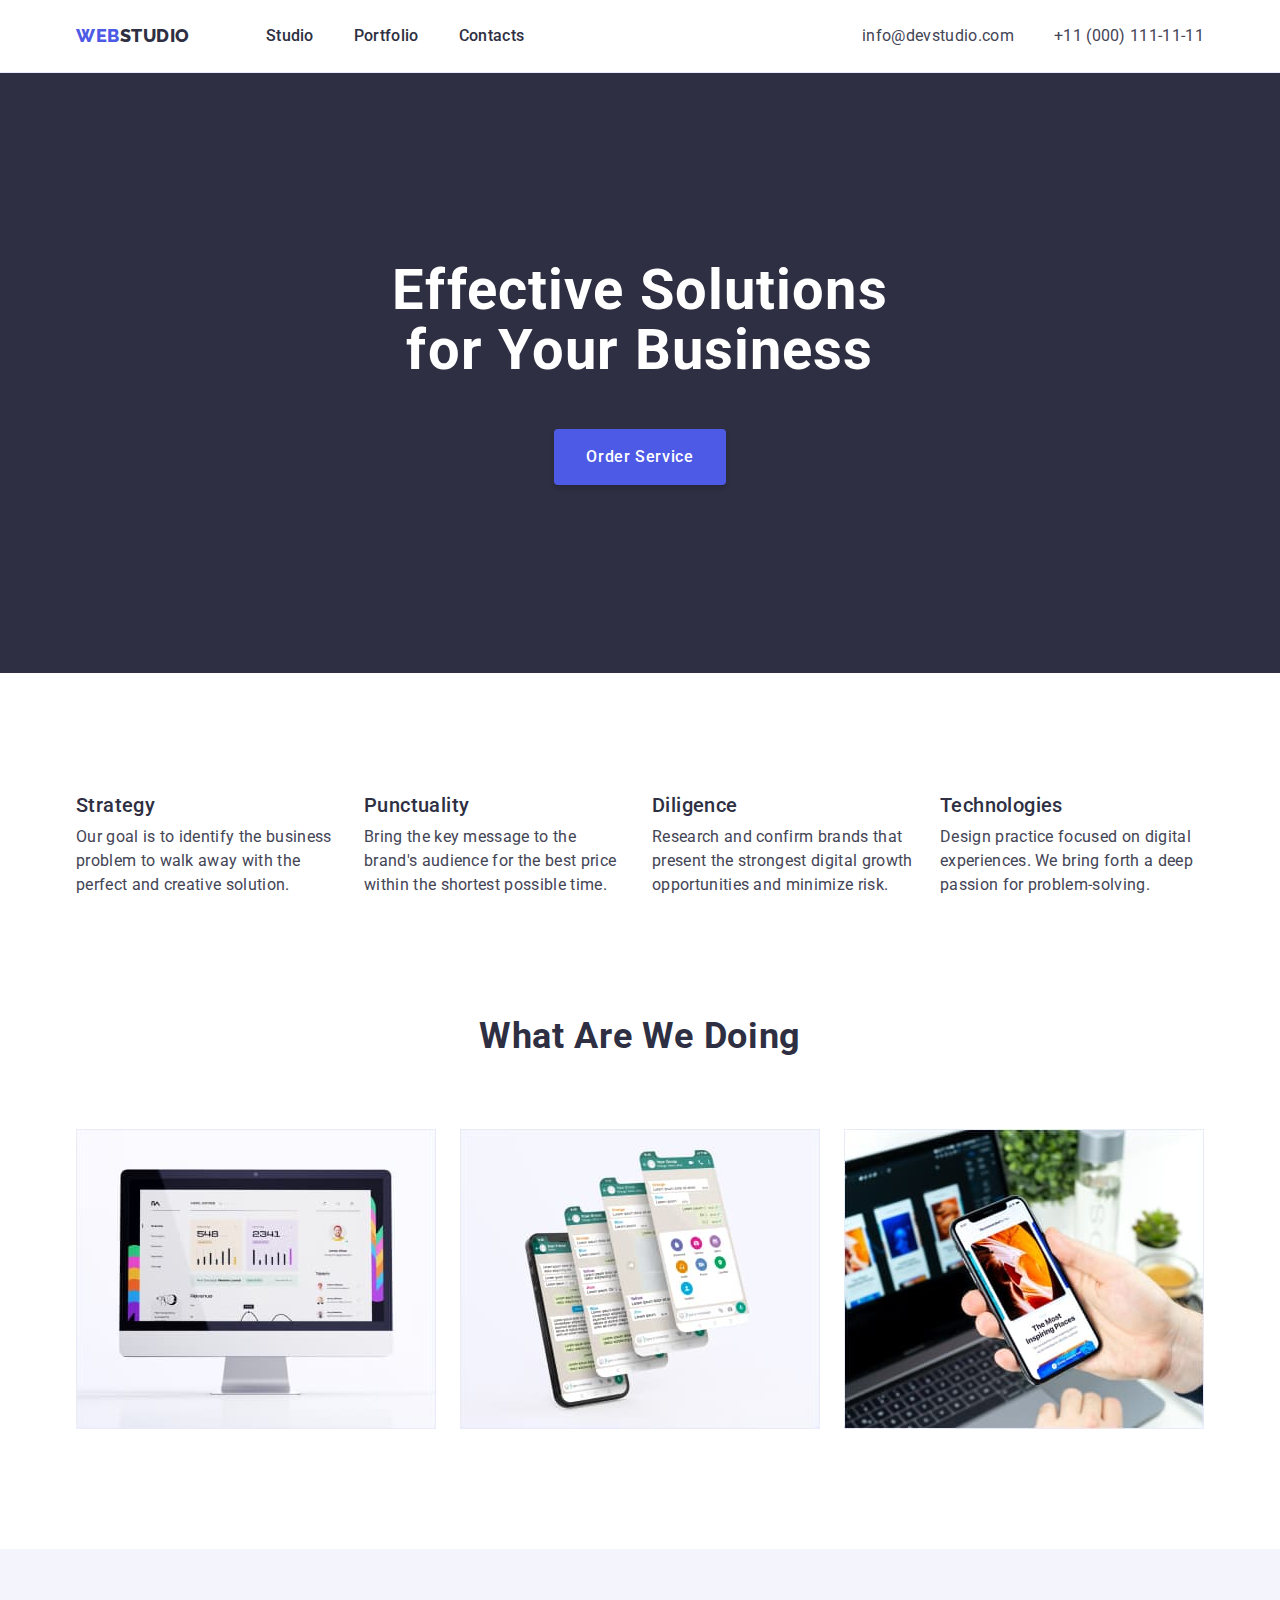
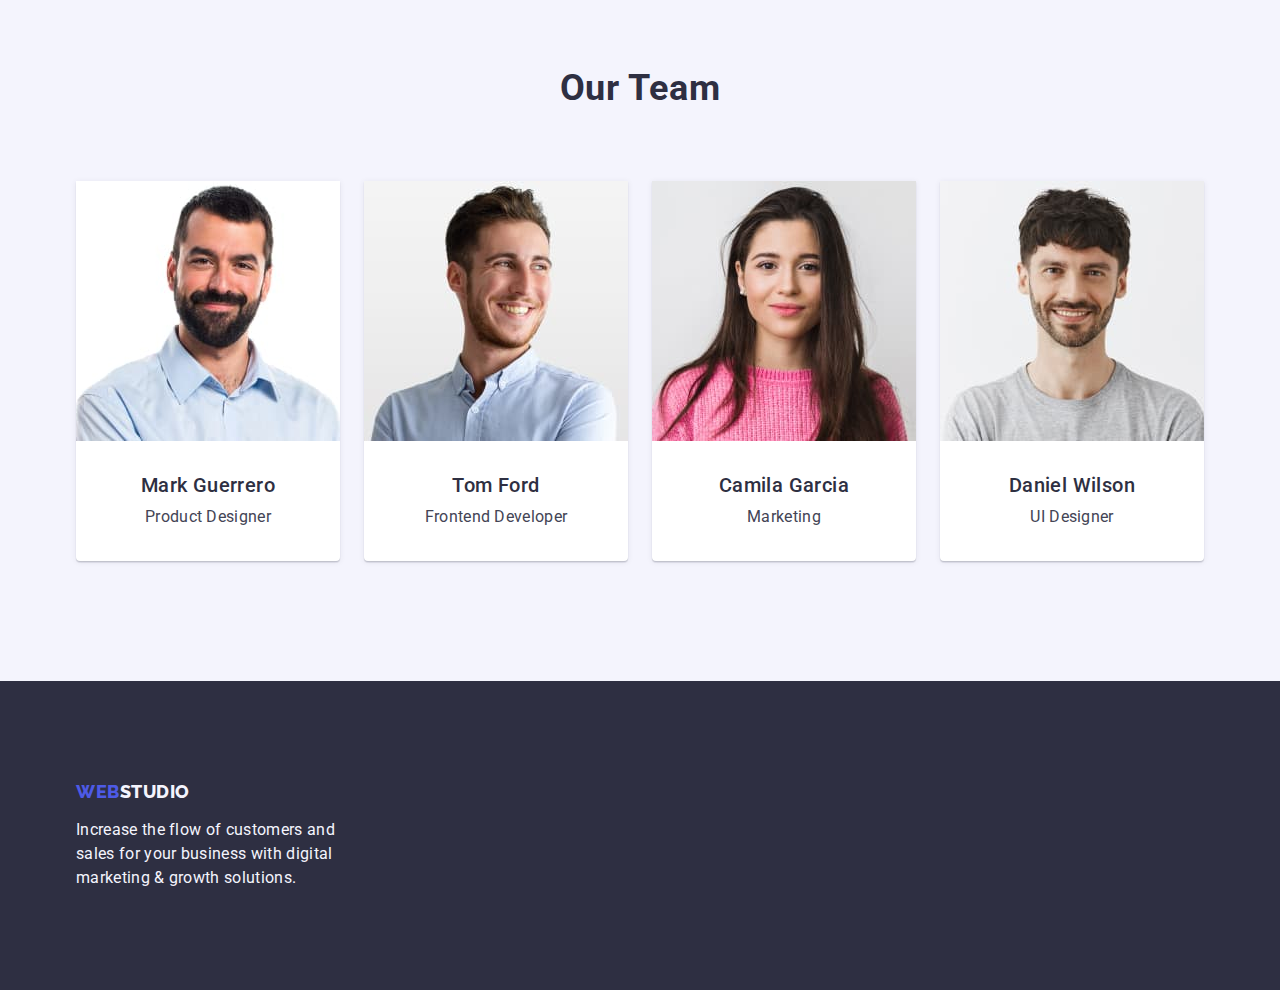
<file: index.html>
<!DOCTYPE html>
<html lang="en">
  <head>
    <meta charset="UTF-8" />
    <meta http-equiv="X-UA-Compatible" content="IE=edge" />
    <meta name="viewport" content="width=device-width, initial-scale=1.0" />
    <link rel="preconnect" href="https://fonts.googleapis.com" />
    <link rel="preconnect" href="https://fonts.gstatic.com" crossorigin />
    <link rel="preconnect" href="https://fonts.googleapis.com" />
    <link rel="preconnect" href="https://fonts.gstatic.com" crossorigin />
    <link rel="preconnect" href="https://fonts.googleapis.com" />
    <link rel="preconnect" href="https://fonts.gstatic.com" crossorigin />
    <link
      href="https://fonts.googleapis.com/css2?family=Raleway:wght@800&family=Roboto:wght@400;500;700;900&display=swap"
      rel="stylesheet"
    />
    <link
      rel="stylesheet"
      href="https://cdn.jsdelivr.net/npm/modern-normalize@1.1.0/modern-normalize.min.css"
    />
    <link rel="stylesheet" href="./css/styles.css" />
    <title><Studio>WebStudio</title>
  </head>
  <body>
    <!-- ---------------------------HEADER---------------------------- -->
    <header class="header">
      <div class="container head-container">
        <nav class="nav">
          <a href="./index.html" class="link-head link"
            >Web<span class="logo">Studio</span></a
          >
          <ul class="list nav-list">
            <li class="nav-item">
              <a class="link-nav link" href="./index.html">Studio</a>
            </li>
            <li class="nav-item">
              <a class="link-nav link" href="./portfolio.html">Portfolio</a>
            </li>
            <li class="nav-item">
              <a class="link-nav link" href="">Contacts</a>
            </li>
          </ul>
        </nav>
        <address class="contact">
          <ul class="list contact-list">
            <li>
              <a class="link-contact link" href="mailto:info@devstudio.com"
                >info@devstudio.com</a
              >
            </li>
            <li>
              <a class="link-tel link" href="tel:+110001111111"
                >+11 (000) 111-11-11</a
              >
            </li>
          </ul>
        </address>
      </div>
    </header>
    <main>
      <!-- -------------------------Section MAIN------------------->
      <section class="section-main">
        <div class="container">
          <h1 class="title-main">Effective Solutions for Your Business</h1>
          <button class="button" type="button" name="Order Service">
            Order Service
          </button>
        </div>
      </section>

      <!-- -------------------------SECTION TEXT -->
      <section class="text-section">
        <div class="container">
          <h2 class="visually-hidden">/</h2>
          <ul class="list text-list">
            <li class="text-item">
              <h3 class="title-three">Strategy</h3>
              <p class="text">
                Our goal is to identify the business problem to walk away with
                the perfect and creative solution.
              </p>
            </li>
            <li class="text-item">
              <h3 class="title-three">Punctuality</h3>
              <p class="text">
                Bring the key message to the brand's audience for the best price
                within the shortest possible time.
              </p>
            </li>
            <li class="text-item">
              <h3 class="title-three">Diligence</h3>
              <p class="text">
                Research and confirm brands that present the strongest digital
                growth opportunities and minimize risk.
              </p>
            </li>
            <li class="text-item">
              <h3 class="title-three">Technologies</h3>
              <p class="text">
                Design practice focused on digital experiences. We bring forth a
                deep passion for problem-solving.
              </p>
            </li>
          </ul>
        </div>
      </section>

      <!-- ---------------------SECTION IMG--------------- -->
      <section class="img-section">
        <div class="container">
          <h2 class="title-two">What are we doing</h2>
          <ul class="list img-list">
            <li class="im-item">
              <img
                class="img"
                src="./images/img1.jpg"
                width="360"
                alt="statistic on monitor"
              />
            </li>
            <li class="im-item">
              <img
                class="img"
                src="./images/img2.jpg"
                width="360"
                alt="open messenger on phone"
              />
            </li>
            <li class="im-item">
              <img
                class="img"
                src="./images/img3.jpg"
                width="360"
                alt="open recommended on phone"
              />
            </li>
          </ul>
        </div>
      </section>

      <!-- -----------------------SECTION TEAM-------------------- -->
      <section class="team-section">
        <div class="container">
          <h2 class="team-title">Our Team</h2>
          <ul class="team-list list">
            <li class="team-item">
              <img
                class="team-item-img"
                src="./images/photo1.jpg"
                width="264"
                alt="Product Designer"
              />
              <div class="team-name">
                <h3 class="team-three">Mark Guerrero</h3>
                <p class="team-text">Product Designer</p>
              </div>
            </li>
            <li class="team-item">
              <img
                class="team-item-img"
                src="./images/photo2.jpg"
                width="264"
                alt="Frontend Developer"
              />
              <div class="team-name">
                <h3 class="team-three">Tom Ford</h3>
                <p class="team-text">Frontend Developer</p>
              </div>
            </li>
            <li class="team-item">
              <img
                class="team-item-img"
                src="./images/photo3.jpg"
                width="264"
                alt="Marketing"
              />
              <div class="team-name">
                <h3 class="team-three">Camila Garcia</h3>
                <p class="team-text">Marketing</p>
              </div>
            </li>
            <li class="team-item">
              <img
                class="team-item-img"
                src="./images/photo4.jpg"
                width="264"
                alt="UI Designer"
              />
              <div class="team-name">
                <h3 class="team-three">Daniel Wilson</h3>
                <p class="team-text">UI Designer</p>
              </div>
            </li>
          </ul>
        </div>
      </section>
    </main>
    <!-- -----------------------------------FOOTER ----------------------- -->
    <footer class="footer">
      <div class="container footer-position">
        <a class="link-footer link" href="./index.html"
          >Web<span class="logo-footer">Studio</span></a
        >
        <p class="footer-text">
          Increase the flow of customers and sales for your business with
          digital marketing & growth solutions.
        </p>
      </div>
    </footer>
  </body>
</html>
</file>
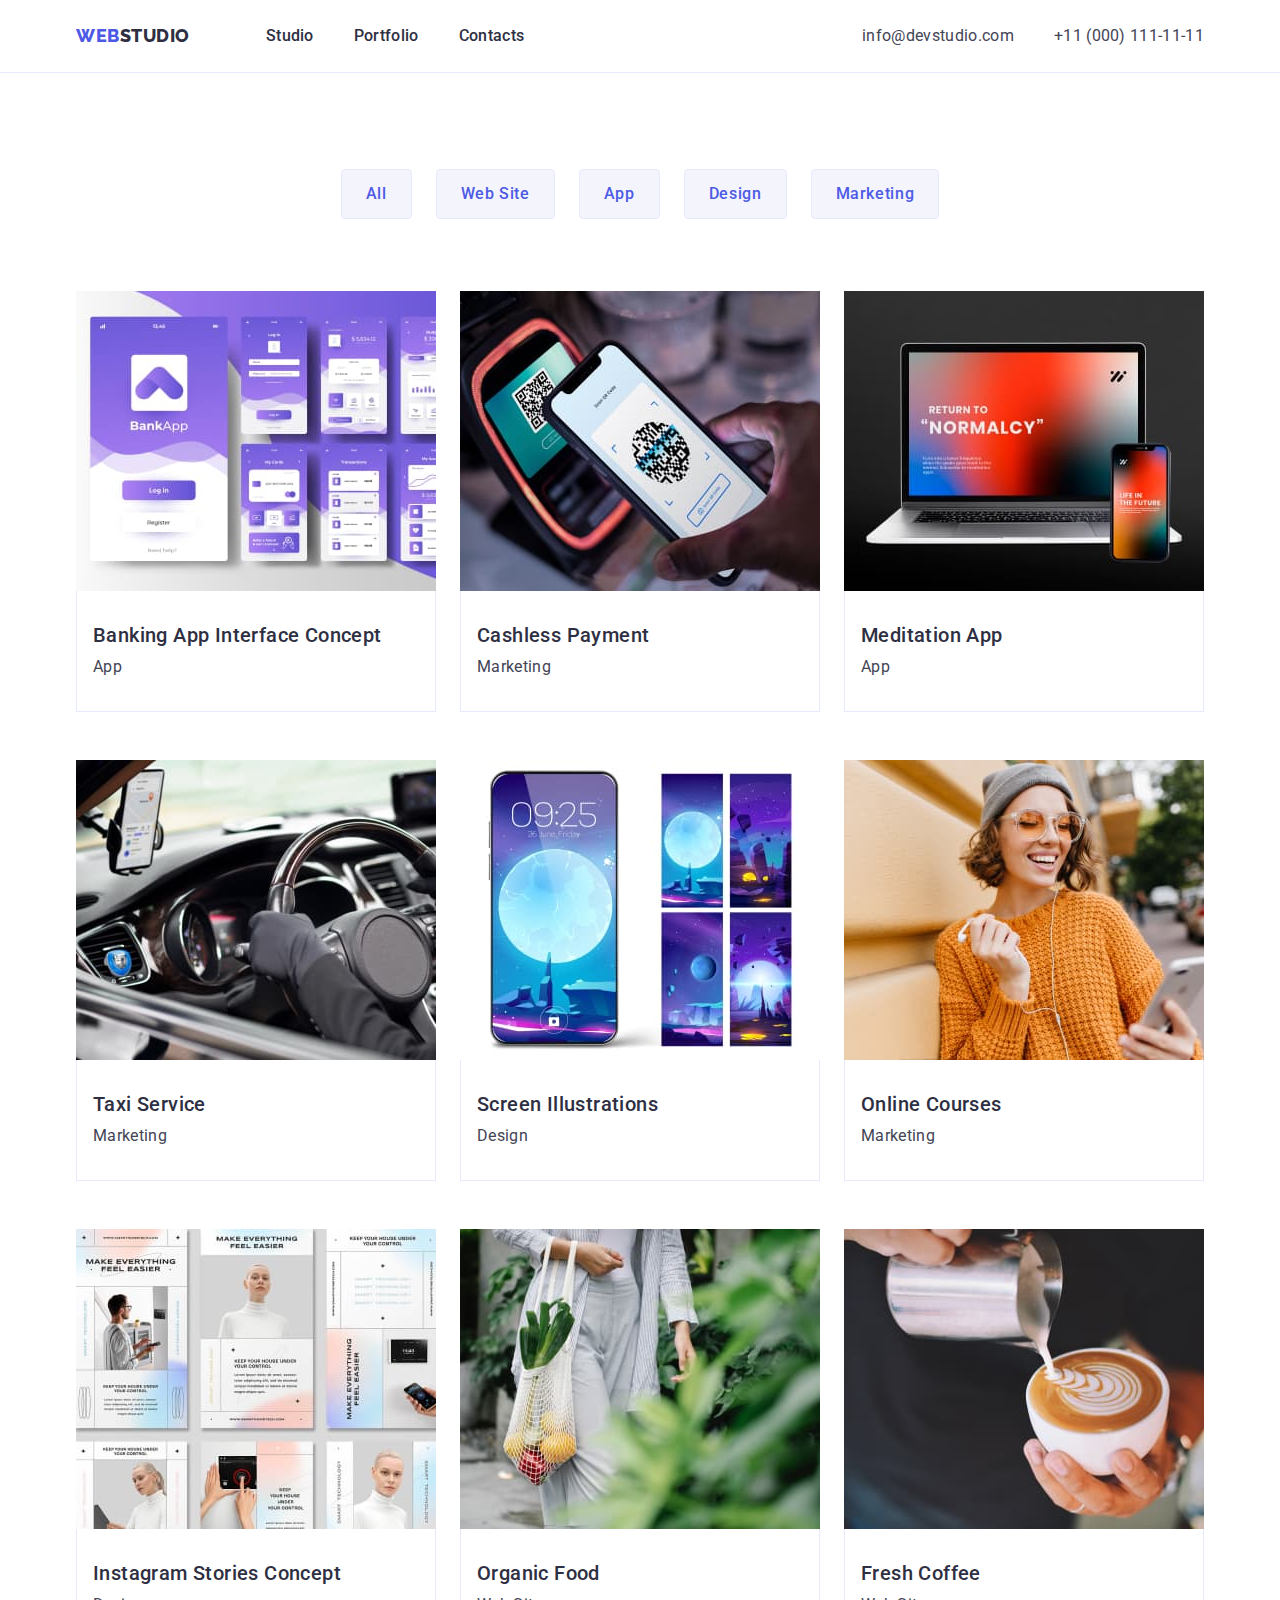
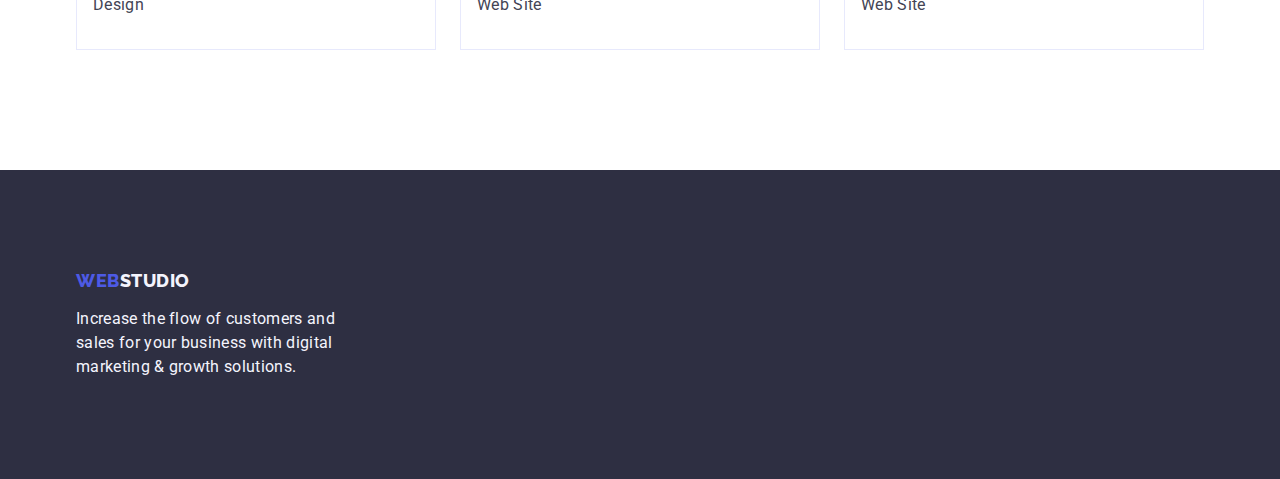
<file: portfolio.html>
<!DOCTYPE html>
<html lang="en">
  <head>
    <meta charset="UTF-8" />
    <meta http-equiv="X-UA-Compatible" content="IE=edge" />
    <meta name="viewport" content="width=device-width, initial-scale=1.0" />
    <link rel="preconnect" href="https://fonts.googleapis.com" />
    <link rel="preconnect" href="https://fonts.gstatic.com" crossorigin />
    <link rel="preconnect" href="https://fonts.googleapis.com" />
    <link rel="preconnect" href="https://fonts.gstatic.com" crossorigin />
    <link
      href="https://fonts.googleapis.com/css2?family=Raleway:wght@800&family=Roboto:wght@400;500;700;900&display=swap"
      rel="stylesheet"
    />
    <link
      rel="stylesheet"
      href="https://cdn.jsdelivr.net/npm/modern-normalize@1.1.0/modern-normalize.min.css"
    />
    <link rel="stylesheet" href="./css/styles.css" />
    <title><Studio>WebStudio</title>
  </head>
  <body>
    <header class="header">
      <div class="container head-container">
        <nav class="nav">
          <a class="link-head link" href="./index.html"
            >Web<span class="logo">Studio</span></a
          >

          <!-- <div class="nav-menu"> -->
          <ul class="list nav-list">
            <li class="nav-item">
              <a class="link-nav link" href="./index.html">Studio</a>
            </li>
            <li class="nav-item">
              <a class="link-nav link" href="./portfolio.html">Portfolio</a>
            </li>
            <li class="nav-item">
              <a class="link-nav link" href="">Contacts</a>
            </li>
          </ul>
          <!-- </div> -->
        </nav>
        <address class="contact">
          <ul class="list contact-list">
            <li>
              <a class="link-contact link" href="mailto:info@devstudio.com"
                >info@devstudio.com</a
              >
            </li>
            <li>
              <a class="link-tel link" href="tel:+110001111111"
                >+11 (000) 111-11-11</a
              >
            </li>
          </ul>
        </address>
      </div>
    </header>
    <main>
      <!-- --------------------SECTION 1----------------- -->

      <section class="portfolio-section">
        <div class="container portfolio-container">
          <h1 class="visually-hidden">/</h1>
          <ul class="btn-list list">
            <li class="btn-item">
              <button class="button-portfolio" type="button">All</button>
            </li>
            <li class="btn-item">
              <button class="button-portfolio" type="button">Web Site</button>
            </li>
            <li class="btn-item">
              <button class="button-portfolio" type="button">App</button>
            </li>
            <li class="btn-item">
              <button class="button-portfolio" type="button">Design</button>
            </li>
            <li class="btn-item">
              <button class="button-portfolio" type="button">Marketing</button>
            </li>
          </ul>
          <ul class="list portfolio-img">
            <li class="portfolio-item">
              <a class="link" href="">
                <img
                  src="./images/portfolio/pbanking1.jpg"
                  width="360"
                  height="300"
                  alt="Banking App Interface Concept"
                />
                <div class="title-card">
                  <h2 class="title">Banking App Interface Concept</h2>
                  <p class="text">App</p>
                </div>
              </a>
            </li>
            <li class="portfolio-item">
              <a class="link" href="">
                <img
                  src="./images/portfolio/ppayment2.jpg"
                  width="360"
                  height="300"
                  alt="Cashless Payment"
                />
                <div class="title-card">
                  <h2 class="title">Cashless Payment</h2>
                  <p class="text">Marketing</p>
                </div>
              </a>
            </li>
            <li class="portfolio-item">
              <a class="link" href="">
                <img
                  src="./images/portfolio/pmeditation3.jpg"
                  width="360"
                  height="300"
                  alt="Meditation App"
                />
                <div class="title-card">
                  <h2 class="title">Meditation App</h2>
                  <p class="text">App</p>
                </div>
              </a>
            </li>

            <li class="portfolio-item">
              <a class="link" href="">
                <img
                  src="./images/portfolio/ptaxi4.jpg"
                  width="360"
                  height="300"
                  alt="Taxi Service"
                />
                <div class="title-card">
                  <h2 class="title">Taxi Service</h2>
                  <p class="text">Marketing</p>
                </div>
              </a>
            </li>
            <li class="portfolio-item">
              <a class="link" href="">
                <img
                  src="./images/portfolio/pscreen5.jpg"
                  width="360"
                  height="300"
                  alt="Screen Illustrations"
                />
                <div class="title-card">
                  <h2 class="title">Screen Illustrations</h2>
                  <p class="text">Design</p>
                </div>
              </a>
            </li>
            <li class="portfolio-item">
              <a class="link" href="">
                <img
                  src="./images/portfolio/pcourses6.jpg"
                  width="360"
                  height="300"
                  alt="Online Courses"
                />
                <div class="title-card">
                  <h2 class="title">Online Courses</h2>
                  <p class="text">Marketing</p>
                </div>
              </a>
            </li>
            <li class="portfolio-item">
              <a class="link" href="">
                <img
                  src="./images/portfolio/pstories7.jpg"
                  width="360"
                  height="300"
                  alt="Instagram Stories Concept"
                />
                <div class="title-card">
                  <h2 class="title">Instagram Stories Concept</h2>
                  <p class="text">Design</p>
                </div>
              </a>
            </li>
            <li class="portfolio-item">
              <a class="link" href="">
                <img
                  src="./images/portfolio/porganic8.jpg"
                  width="360"
                  height="300"
                  alt="Organic Food"
                />
                <div class="title-card">
                  <h2 class="title">Organic Food</h2>
                  <p class="text">Web Site</p>
                </div>
              </a>
            </li>
            <li class="portfolio-item">
              <a class="link" href="">
                <img
                  src="./images/portfolio/pcoffee9.jpg"
                  width="360"
                  height="300"
                  alt="Fresh Coffee"
                />
                <div class="title-card">
                  <h2 class="title">Fresh Coffee</h2>
                  <p class="text">Web Site</p>
                </div>
              </a>
            </li>
          </ul>
        </div>
      </section>
    </main>
    <footer class="footer">
      <div class="container footer-position">
        <a class="link-footer link" href="./index.html"
          >Web<span class="logo-footer">Studio</span></a
        >
        <p class="footer-text">
          Increase the flow of customers and sales for your business with
          digital marketing & growth solutions.
        </p>
      </div>
    </footer>
  </body>
</html>
</file>
<file: css/styles.css>
:root {
  --text-color: #434455;
  --primary-color: #ffffff;
  --btn-color: #4d5ae5;
  --active-color: #404bbf;
  --second-color: #f4f4fd;
  --color-dark: #2e2f42;
}
body {
  font-family: "Roboto", sans-serif;
  color: var(--text-color);
  background-color: var(--primary-color);
}
h1,
h2,
h3,
h4,
h5,
h6,
p {
  margin-top: 0;
  margin-bottom: 0;
}
ul,
ol {
  margin: 0;
  padding-left: 0;
}
img {
  display: block;
  max-width: 100%;
}
.visually-hidden {
  position: absolute;
  width: 1px;
  height: 1px;
  margin: -1px;
  border: 0;
  padding: 0;

  white-space: nowrap;
  clip-path: inset(100%);
  clip: rect(0 0 0 0);
  overflow: hidden;
}
.link {
  text-decoration: none;
}
.list {
  list-style: none;
}
.header {
  border-bottom: 1px solid #e7e9fc;
}
.container {
  max-width: 1158px;
  padding: 0 15px;
  margin: 0 auto;
  margin-left: auto;
  margin-right: auto;
}
.head-container {
  display: flex;
  align-items: center;
  flex-grow: 1;
}
.nav {
  display: flex;
  align-items: center;
  flex-grow: 1;
}
.nav-list {
  display: flex;
  flex-direction: row;
  align-items: flex-start;
  gap: 40px;
}
.nav-item {
  padding: 24px 0;
}
.link-head {
  font-family: "Raleway", sans-serif;
  font-weight: 800;
  color: var(--btn-color);
  font-size: 18px;
  line-height: 1.17;
  letter-spacing: 0.03em;
  text-transform: uppercase;
  display: flex;
  align-items: center;
  margin-right: 76px;
}
.logo {
  color: var(--color-dark);
  display: flex;
  align-items: center;
}
.contact {
  font-style: normal;
  margin-left: auto;
}
.contact-list {
  display: flex;
  gap: 40px;
}

.logo {
  color: var(--color-dark);
}
.link-nav:focus {
  color: var(--active-color);
}
.link-nav:hover {
  color: var(--active-color);
}
.link-logo {
  font-weight: 800;
  color: var(--second-color);
}
.link-nav {
  font-weight: 500;
  font-size: 16px;
  line-height: 1.5;
  letter-spacing: 0.02em;
  color: var(--color-dark);
  padding: 24px 0;
}

.link-contact {
  font-size: 16px;
  line-height: 1.5;
  letter-spacing: 0.02em;
  color: var(--text-color);
  width: 153px;
  padding: 24px 0;
}
.link-tel {
  font-size: 16px;
  line-height: 1.5;
  letter-spacing: 0.02em;
  color: var(--text-color);
  width: 151px;
  padding: 24px 0;
}
.link-contact:hover {
  color: var(--active-color);
}
.link-contact:focus {
  color: var(--active-color);
}

.section-main {
  background-color: var(--color-dark);
  padding: 188px 0;
}
.title-main {
  font-weight: 700;
  font-size: 56px;
  line-height: 1.07;
  text-align: center;
  letter-spacing: 0.02em;
  color: var(--primary-color);
  max-width: 496px;
  margin-left: auto;
  margin-right: auto;
}
.button {
  cursor: pointer;
  font-family: "Roboto", sans-serif;
  background-color: var(--btn-color);
  font-weight: 500;
  font-size: 16px;
  line-height: 1.5;
  letter-spacing: 0.04em;
  color: var(--primary-color);
  box-shadow: 0px 4px 4px rgba(0, 0, 0, 0.15);
  border-radius: 4px;
  padding: 16px 32px;
  margin-top: 48px;
  margin-left: auto;
  margin-right: auto;
  display: block;
  min-width: 169px;
  height: 56px;
  border: none;
}
.button:hover {
  background-color: var(--active-color);
}
.button:focus {
  background-color: var(--active-color);
}

.text-section {
  padding-top: 120px;
  padding-bottom: 120px;
}
.text {
  font-size: 16px;
  line-height: 1.5;
  letter-spacing: 0.02em;
  color: var(--text-color);
}
.text-list {
  display: flex;
  gap: 24px;
}
.text-item {
  width: calc((100% - 24px) / 3);
}

.title-three {
  font-weight: 500;
  font-size: 20px;
  line-height: 1.2;
  letter-spacing: 0.02em;
  color: var(--color-dark);
  margin-bottom: 8px;
}
.title-two {
  font-size: 36px;
  line-height: 1.11;
  text-align: center;
  letter-spacing: 0.02em;
  text-transform: capitalize;
  color: var(--color-dark);
  margin-bottom: 72px;
}

.img-section {
  padding-bottom: 120px;
  left: 156px;
  top: 1016px;
}
.img-list {
  display: flex;
  gap: 24px;
}
.im-item {
  flex-basis: calc((100% - 24px) / 2);
}

.team-section {
  padding-top: 120px;
  padding-bottom: 120px;
  background-color: var(--second-color);
}
.team-list {
  display: flex;
  gap: 24px;
}
.team-title {
  font-size: 36px;
  line-height: 1.11;
  text-align: center;
  letter-spacing: 0.02em;
  text-transform: capitalize;
  color: var(--color-dark);
  margin-bottom: 72px;
}
.team-three {
  font-weight: 500;
  font-size: 20px;
  line-height: 1.2;
  letter-spacing: 0.02em;
  color: var(--color-dark);
  text-align: center;
  margin-bottom: 8px;
}
.team-name {
  padding: 32px 16px;
}
.team-item-img {
  flex-basis: calc((100% - 24px) / 3);
  padding-top: 232;
  padding-bottom: 120;
}
.team-text {
  font-size: 16px;
  line-height: 1.5;
  letter-spacing: 0.02em;
  color: var(--text-color);
  text-align: center;
  text-align: center;
}
.team {
  background-color: var(--second-color);
}
.team-item {
  background-color: var(--primary-color);
  box-shadow: 0px 1px 6px rgba(46, 47, 66, 0.08),
    0px 1px 1px rgba(46, 47, 66, 0.16), 0px 2px 1px rgba(46, 47, 66, 0.08);
  border-radius: 0px 0px 4px 4px;
}

.footer {
  background-color: var(--color-dark);
  left: 0px;
  top: 2280px;
  padding: 100px 0;
}
.link-footer {
  font-family: "Raleway", sans-serif;
  font-size: 18px;
  font-weight: 800;
  line-height: 1.17;
  letter-spacing: 0.03em;
  text-transform: uppercase;
  color: var(--btn-color);
  display: inline-block;
  margin-bottom: 16px;
}
.logo-footer {
  color: var(--second-color);
}
.footer-text {
  color: var(--second-color);
  font-size: 16px;
  line-height: 1.5;
  letter-spacing: 0.02em;
  width: 264px;
}

.portfolio-section {
  padding-bottom: 120px;
  padding-top: 96px;
}
.btn-list {
  display: flex;
  gap: 24px;
  flex-direction: row;
  flex-basis: calc((100% - 24px) / 4);
  margin-bottom: 72px;
  margin-left: 271px;
  justify-content: center;
  margin-left: auto;
  margin-right: auto;
}
.button-portfolio {
  cursor: pointer;
  font-family: "Roboto", sans-serif;
  font-weight: 500;
  font-size: 16px;
  line-height: 1.5;
  letter-spacing: 0.04em;
  color: var(--btn-color);
  background-color: var(--second-color);
  border: 1px solid #e7e9fc;
  border-radius: 4px;
  padding: 12px 24px 12px 24px;
  box-sizing: border-box;
}
.button-portfolio:hover {
  color: var(--primary-color);
  background-color: var(--active-color);
  border: 1px solid transparent;
}
.button-portfolio:focus {
  color: var(--primary-color);
  background-color: var(--active-color);
  border: 1px solid transparent;
}
.portfolio-img {
  display: flex;
  flex-wrap: wrap;
  column-gap: 24px;
  row-gap: 48px;
  margin-top: 72px;
  box-sizing: border-box;
}
.title-card {
  text-align: none;
  padding: 32px 16px;
  border: 1px solid #e7e9fc;
  border-top: none;
}
.title {
  font-weight: 500;
  font-size: 20px;
  line-height: 1.2;
  letter-spacing: 0.02em;
  color: var(--color-dark);
  margin-bottom: 8px;
}
.portfolio-item {
  width: 360px;
  box-sizing: border-box;
  width: calc((100% - 48px) / 3);
}
</file>
